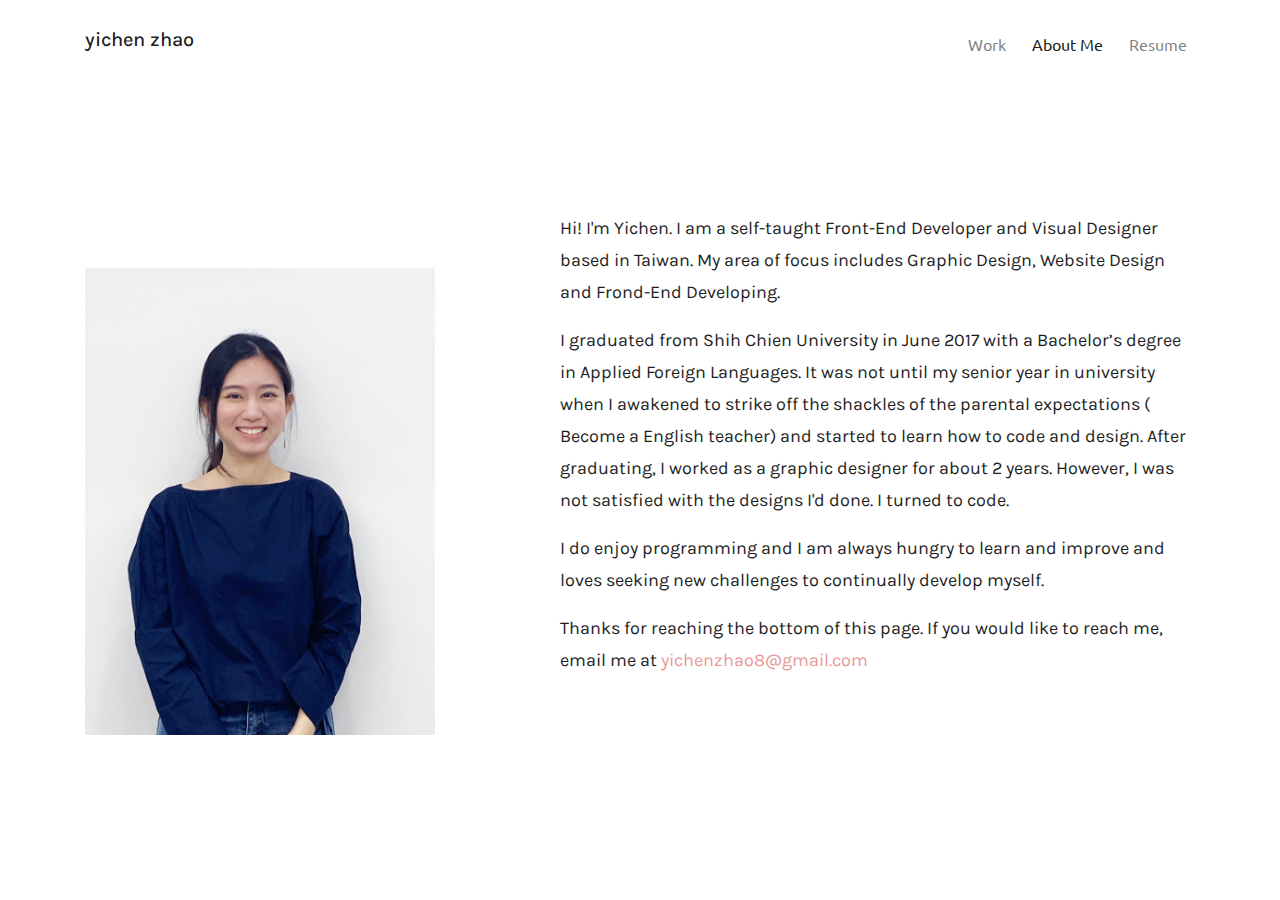
<file: about.html>
<!DOCTYPE html>
<html>

<head>
	<title>Yichen Zhao</title>
	<link rel="shortcut icon" type="image/png" href="images/FAVICON-01.png" />

	<link rel="stylesheet" href="https://stackpath.bootstrapcdn.com/bootstrap/4.3.1/css/bootstrap.min.css"
		integrity="sha384-ggOyR0iXCbMQv3Xipma34MD+dH/1fQ784/j6cY/iJTQUOhcWr7x9JvoRxT2MZw1T" crossorigin="anonymous">
	<link href="https://fonts.googleapis.com/css2?family=Karla&display=swap" rel="stylesheet">

	<link href="https://fonts.googleapis.com/css?family=Lora:400,700,700i&display=swap" rel="stylesheet">
	<link href="https://fonts.googleapis.com/css2?family=Alata&family=Ubuntu:wght@400;500&display=swap" rel="stylesheet">


	<link rel="stylesheet" type="text/css" href="stylesheet.css">
	<link rel="stylesheet" type="text/css" href="project/project.css">


</head>

<body>

	<div class="container navbar-light">
		<nav class="navbar navbar-expand-md" id="mainnav">
			<a class="navbar-brand h1" href="https://yichenzhao8.github.io/">yichen zhao </a>
			<button class="navbar-toggler" type="button" data-toggle="collapse" data-target="#navbarNavAltMarkup"
				aria-controls="navbarNavAltMarkup" aria-expanded="false" aria-label="Toggle navigation">
				<span class="navbar-toggler-icon"></span>
			</button>
			<div class="collapse navbar-collapse" id="navbarNavAltMarkup">
				<ul class="nav navbar-nav ml-auto">
					<li class="nav-item nf"><a class="nav-link" href="https://yichenzhao8.github.io/"> Work </a>
					</li>
					<li class="nav-item active nf"><a class="nav-link" href="about.html"> About Me</a> </li>
					<li class="nav-item nf"><a class="nav-link" href="yichenzhao-cv.pdf"> Resume </a> </li>
				</ul>
			</div>
		</nav>
	</div>
	<div class="container" id="startchange">
		<div class="row">

			<div class="col-lg-4">
				<img src="images/yi.jpg" width="100%" class="por">
			</div>
			<div class="col-lg-1"></div>
			<div class="col-lg-7 introp">
				<p class=" mt-4">


					<!-- <span class="abouttit"> </span>
					<br /> -->
					Hi! I'm Yichen.
					I am a self-taught Front-End Developer and Visual Designer based in Taiwan. My area of focus
					includes Graphic Design, Website Design and Frond-End Developing.

				</p>
				<p>

					I graduated from Shih Chien University in June 2017 with a Bachelor’s degree in Applied Foreign
					Languages. It was not until my senior year in university when I awakened to strike off the shackles
					of the parental expectations ( Become a English teacher) and started to learn how to code and
					design. After graduating, I worked as a graphic designer for about 2 years.
					However, I was not satisfied with the designs I'd done. I turned to code. 

				</p>
				<p>
					I do enjoy programming and I am always hungry to learn and improve and loves seeking new challenges to continually develop
					myself.
				</p>
				<p>
					Thanks for reaching the bottom of this page. If you would like to reach me, email me at
					<span style="color:#e99898;"> yichenzhao8@gmail.com</span>
				</p>
			</div>
		</div>

		<!-- <div class="col-12 col-xl-6 d-flex justify-content-end p-0 mt-0 animated animatedFadeInUp fadeInUp">
				<img src="images/yi.jpg" width="100%">
			</div> -->


	</div>
	<!-- <div class="container navbar-light fixed-top top navbar-default">
		<nav class="navbar navbar-expand-md" id="mainnav">
			<a class="navbar-brand h1" href="https://yichenzhao8.github.io/">yichen zhao</a>
			<button class="navbar-toggler" type="button" data-toggle="collapse" data-target="#navbarNavAltMarkup"
				aria-controls="navbarNavAltMarkup" aria-expanded="false" aria-label="Toggle navigation">
				<span class="navbar-toggler-icon"></span>
			</button>
			<div class="collapse navbar-collapse" id="navbarNavAltMarkup">
				<ul class="nav navbar-nav navbar-nav1-md">
					<li class="nav-item  nf"><a class="nav-link" href="https://yichenzhao8.github.io/"> Work </a> </li>
					<li class="nav-item active nf"><a class="nav-link" href="about.html"> About Me </a> </li>
					<li class="nav-item nf"><a class="nav-link" href="yichenzhao-cv.pdf"> Resume </a> </li>
				</ul>
			</div>
		</nav>
	</div> -->



	<script src="https://code.jquery.com/jquery-3.3.1.slim.min.js"
		integrity="sha384-q8i/X+965DzO0rT7abK41JStQIAqVgRVzpbzo5smXKp4YfRvH+8abtTE1Pi6jizo" crossorigin="anonymous">
	</script>
	<script src="https://cdnjs.cloudflare.com/ajax/libs/popper.js/1.14.7/umd/popper.min.js"
		integrity="sha384-UO2eT0CpHqdSJQ6hJty5KVphtPhzWj9WO1clHTMGa3JDZwrnQq4sF86dIHNDz0W1" crossorigin="anonymous">
	</script>
	<script src="https://stackpath.bootstrapcdn.com/bootstrap/4.3.1/js/bootstrap.min.js"
		integrity="sha384-JjSmVgyd0p3pXB1rRibZUAYoIIy6OrQ6VrjIEaFf/nJGzIxFDsf4x0xIM+B07jRM" crossorigin="anonymous">
	</script>
	<script type="text/javascript" src="script.js"></script>

</body>

</html>
</file>
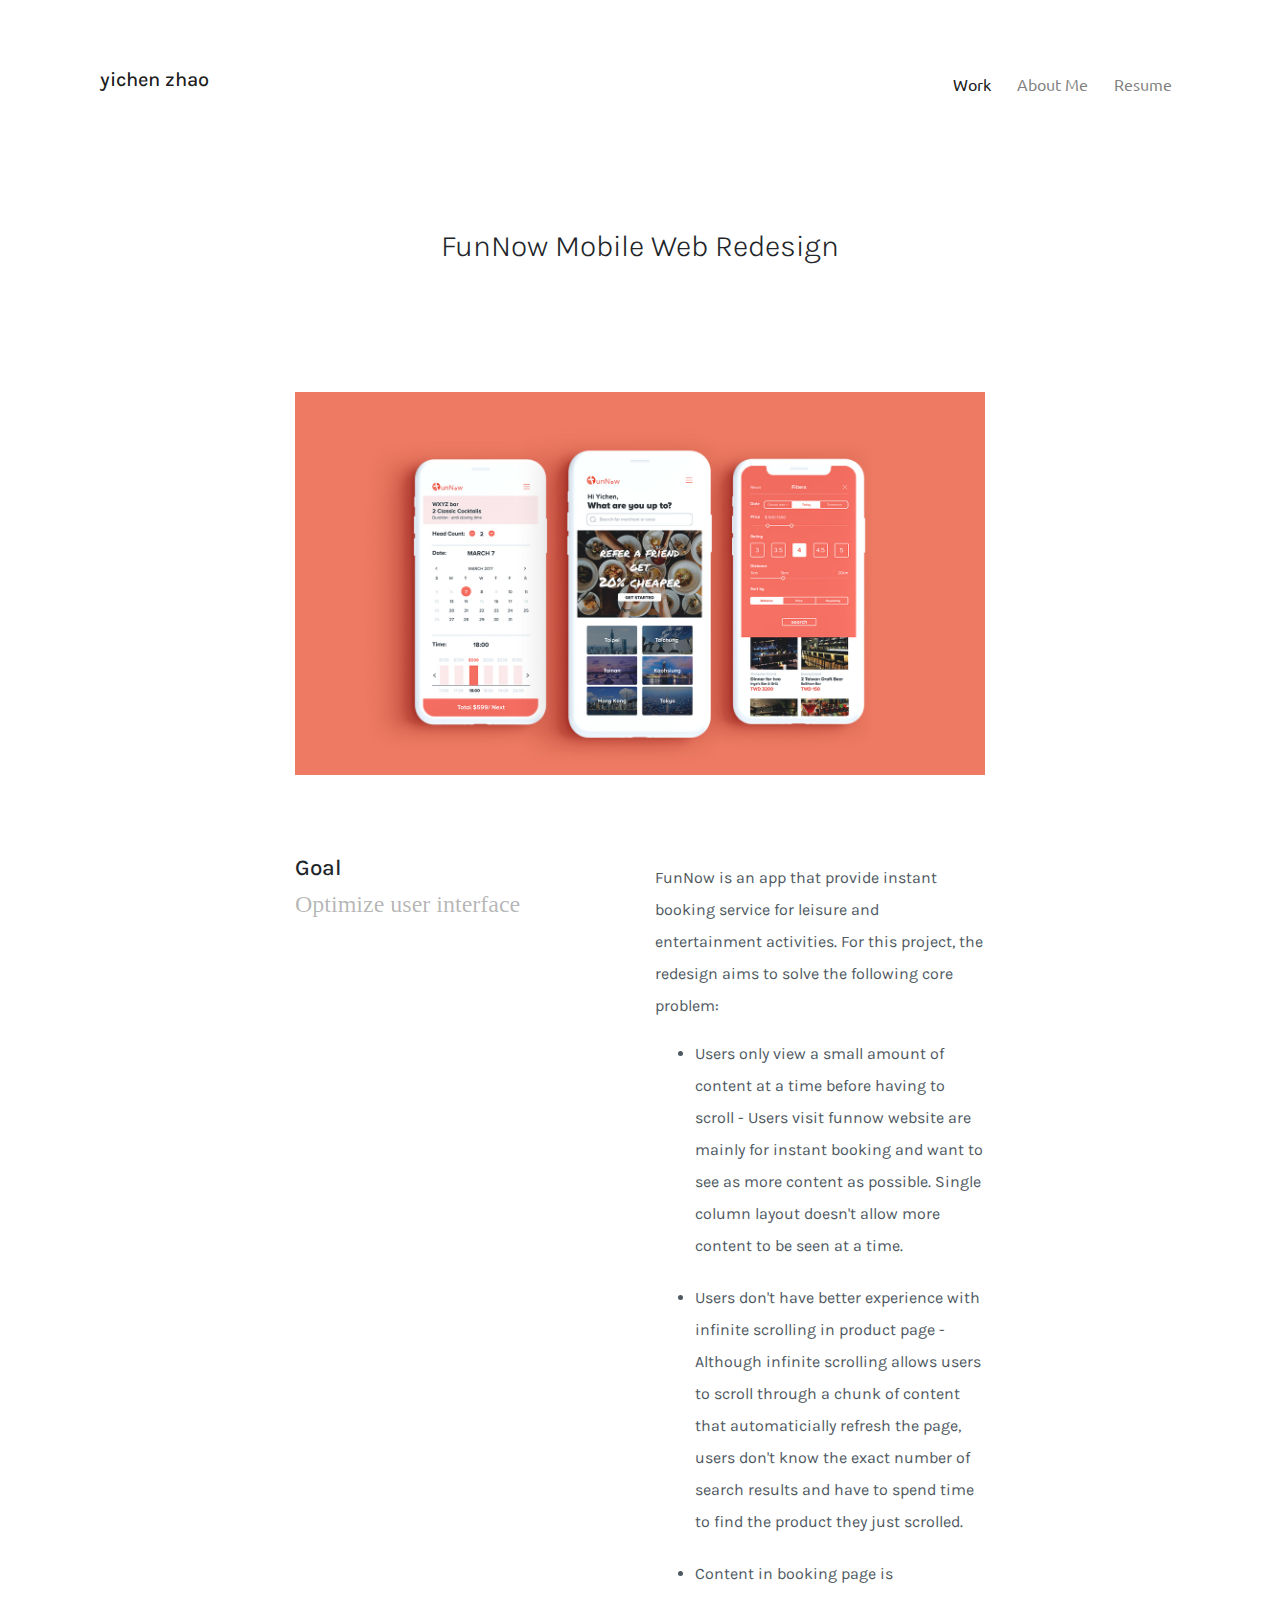
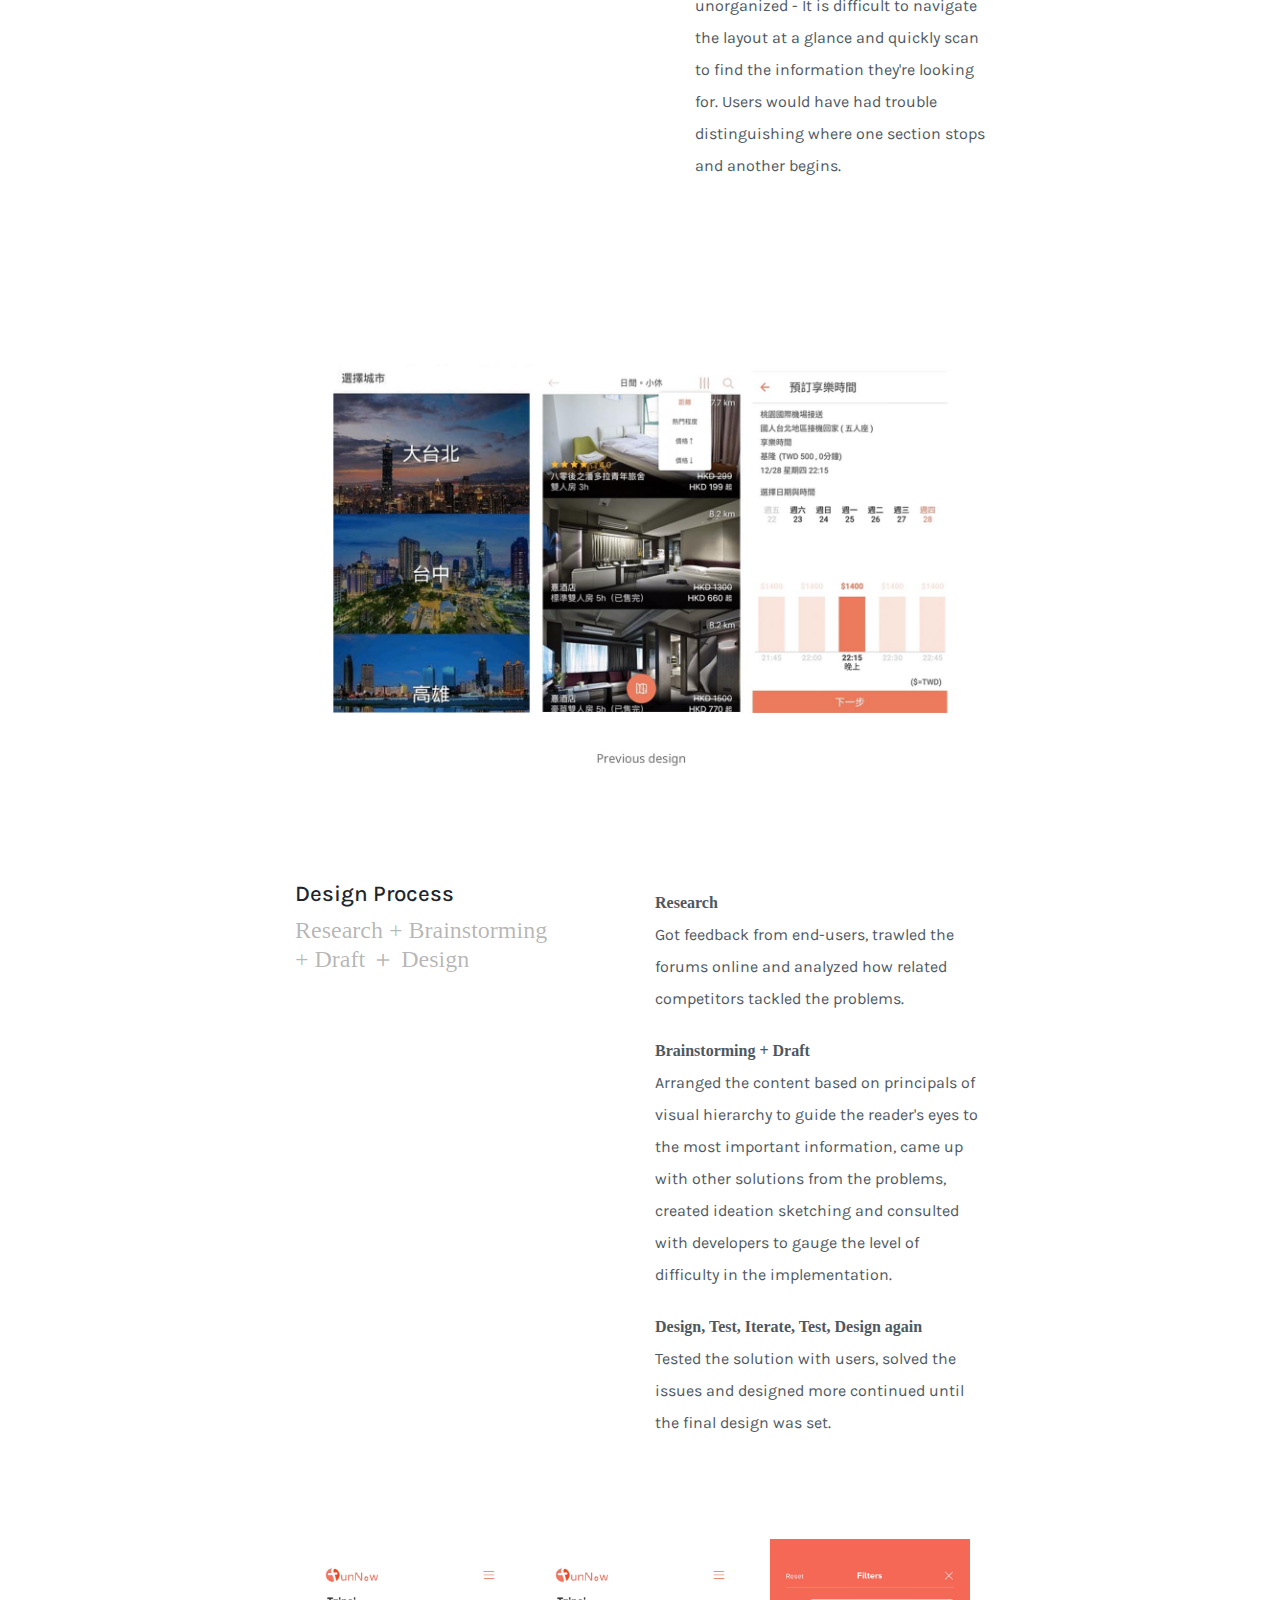
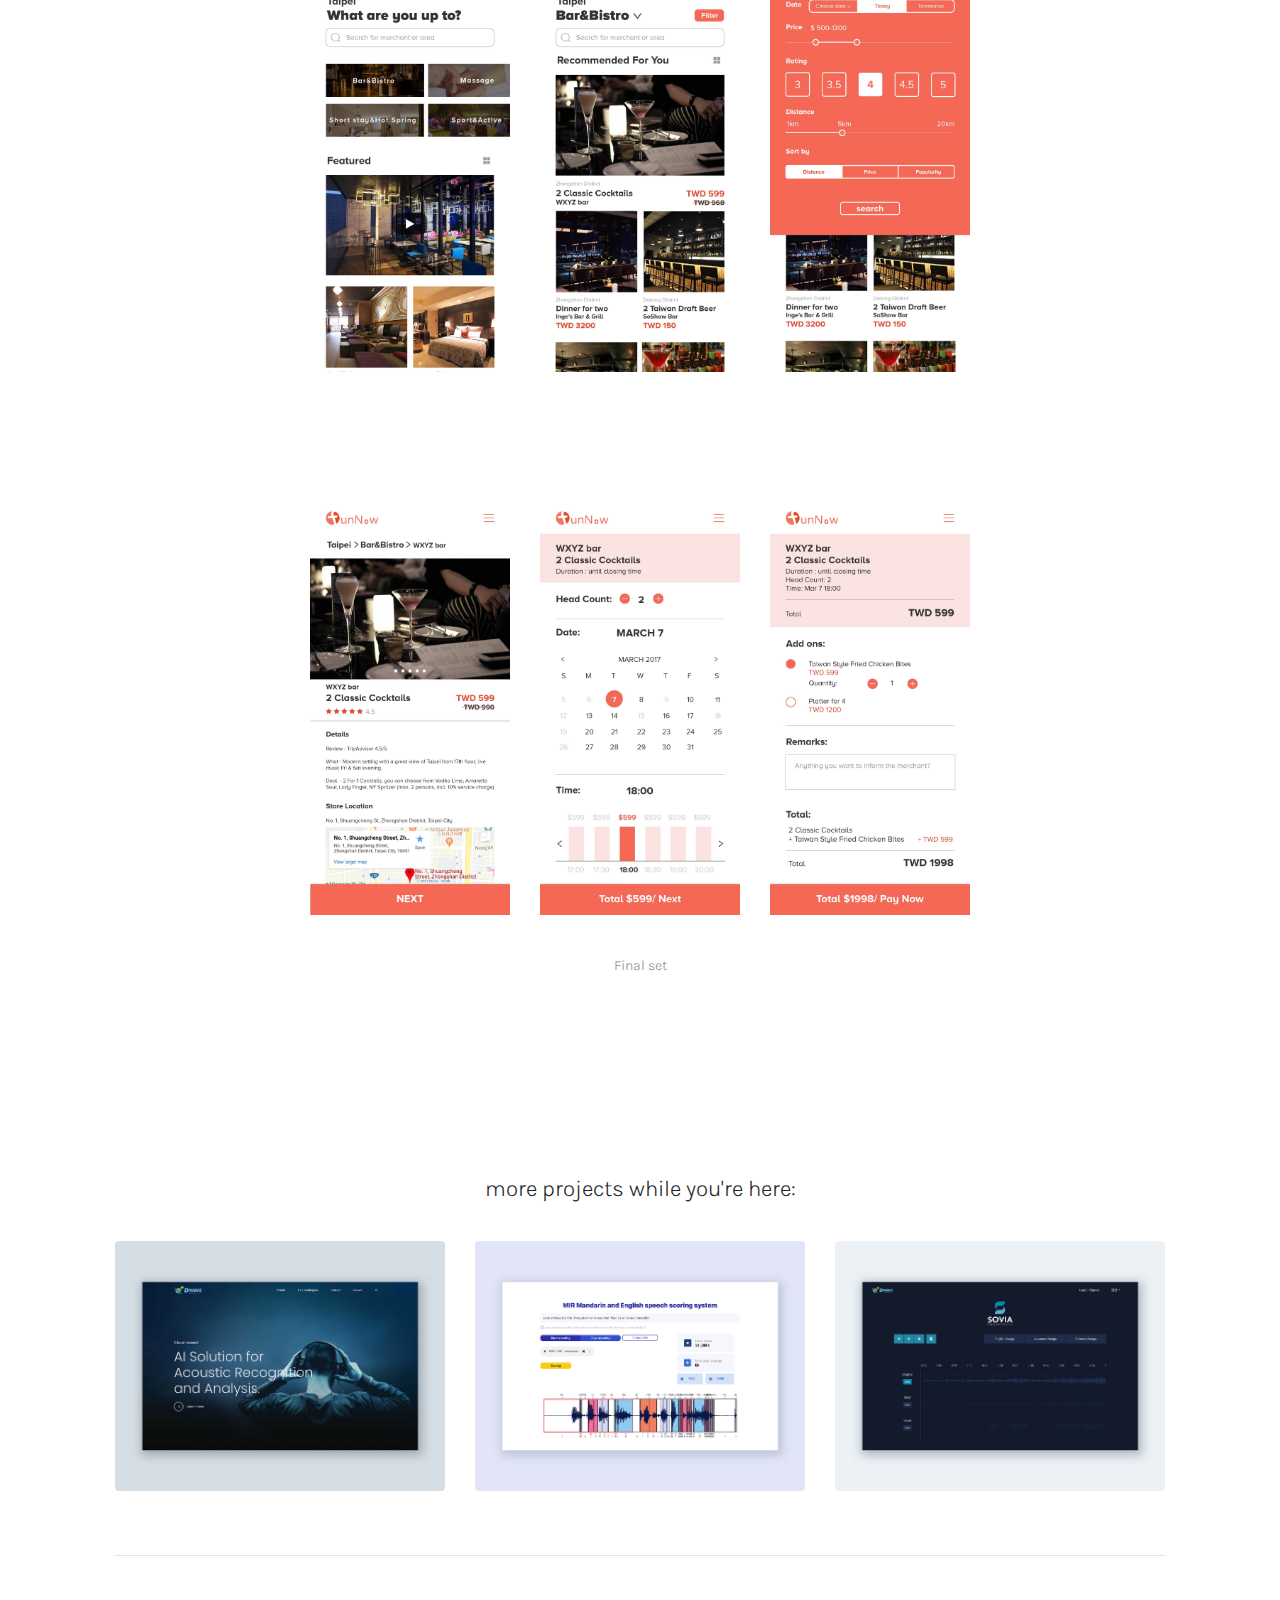
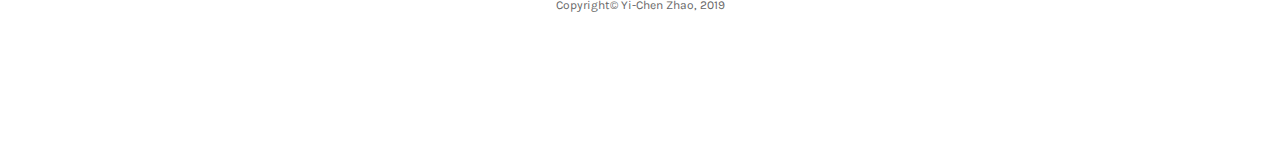
<file: project/funnow.html>
<!DOCTYPE html>
<html>

<head>
	<title>Yichen Zhao</title>
	<link rel="shortcut icon" type="image/jpg" href="../images/FAVICON-01.png" />
	<link rel="stylesheet" href="https://stackpath.bootstrapcdn.com/bootstrap/4.3.1/css/bootstrap.min.css"
		integrity="sha384-ggOyR0iXCbMQv3Xipma34MD+dH/1fQ784/j6cY/iJTQUOhcWr7x9JvoRxT2MZw1T" crossorigin="anonymous">
	<link href="https://fonts.googleapis.com/css2?family=Karla&display=swap" rel="stylesheet">

	<link href="https://fonts.googleapis.com/css?family=Lora:400,700,700i&display=swap" rel="stylesheet">
	<script src="https://code.jquery.com/jquery-3.3.1.slim.min.js"
		integrity="sha384-q8i/X+965DzO0rT7abK41JStQIAqVgRVzpbzo5smXKp4YfRvH+8abtTE1Pi6jizo" crossorigin="anonymous">
	</script>
	<script src="https://cdnjs.cloudflare.com/ajax/libs/popper.js/1.14.7/umd/popper.min.js"
		integrity="sha384-UO2eT0CpHqdSJQ6hJty5KVphtPhzWj9WO1clHTMGa3JDZwrnQq4sF86dIHNDz0W1" crossorigin="anonymous">
	</script>
	<script src="https://stackpath.bootstrapcdn.com/bootstrap/4.3.1/js/bootstrap.min.js"
		integrity="sha384-JjSmVgyd0p3pXB1rRibZUAYoIIy6OrQ6VrjIEaFf/nJGzIxFDsf4x0xIM+B07jRM" crossorigin="anonymous">
	</script>
	<link href="https://fonts.googleapis.com/css2?family=Alata&family=Ubuntu&display=swap" rel="stylesheet">

	<link rel="stylesheet" type="text/css" href="project.css">
	<link rel="stylesheet" type="text/css" href="../stylesheet.css">

</head>

<body id="canvas">

	<div class="navbar-light">
		<nav class="navbar navbar-expand-md" id="mainnav">
			<a class="navbar-brand h1" href="https://yichenzhao8.github.io/">yichen zhao </a>
			<button class="navbar-toggler" type="button" data-toggle="collapse" data-target="#navbarNavAltMarkup"
				aria-controls="navbarNavAltMarkup" aria-expanded="false" aria-label="Toggle navigation">
				<span class="navbar-toggler-icon"></span>
			</button>
			<div class="collapse navbar-collapse" id="navbarNavAltMarkup">
				<ul class="nav navbar-nav ml-auto">
					<li class="nav-item active nf"><a class="nav-link" href="https://yichenzhao8.github.io/"> Work </a>
					</li>
					<li class="nav-item nf"><a class="nav-link" href="../about.html"> About Me</a> </li>
					<li class="nav-item nf"><a class="nav-link" href="../yichenzhao-cv.pdf"> Resume </a> </li>
				</ul>
			</div>
		</nav>
	</div>


	<div class="container-fluid">
		<div class="row title">
			<h2>FunNow Mobile Web Redesign</h2>
		</div>


		<div class="row mt-5">
			<div class="col-lg-2"></div>
			<div class="col-lg-8">
				<img src="../images/funnowclay-out.jpg" style="width: 100%">
			</div>
		</div>
		<div class="gap"> 
			<div class="row">
				<div class="col-2"></div>
				<div class="col-8">
					<div class="row">
						<div class="col-lg-5">
							<h5>Goal</h5h5>
								<h4>Optimize user interface</h4>
						</div>
						<div class="col-lg-1"></div>
						<div class="col-lg-6 text">
							<p>FunNow is an app that provide instant booking service for leisure and entertainment
								activities. For this project, the redesign aims to solve the following core problem:</p>
							<ul class="funnowli">
								<li> Users only view a small amount of content at a time before
									having to scroll - Users visit funnow website are mainly for instant booking and
									want to see as more content as possible. Single column layout doesn't allow more content
									to
									be seen at a time.
								</li>
								<li>Users don't have better experience with infinite scrolling
									in product page - Although infinite scrolling allows users to scroll through a
									chunk of content that automaticially refresh the page, users don't know the exact number
									of
									search results and have to spend time to find the product they just scrolled.
									<!-- In product page, everything is within the list of result, user would not scan the flow of information.  -->

								</li>
								<li>Content in booking page is unorganized - It is
									difficult to navigate the layout at a glance and quickly scan to find the information
									they're looking for. Users would have had trouble distinguishing where one section stops
									and
									another begins.
								</li>
							</ul>
						</div>
					</div>
				</div>
			</div>
			<div class="row">
				<div class="col-lg-2"></div>
				<img class="col-lg-8" src="../images/original.jpg" style="width:100%">
			</div>

			<div class="row">
				<div class="col-2"></div>
				<div class="col-8">
					<div class="row">
						<div class="col-lg-5">
							<h5>Design Process</h5h5>
								<h4>Research + Brainstorming + Draft ＋ Design</h4>
						</div>
						<div class="col-lg-1"></div>
						<div class="col-lg-6 text sub_gap">
							<span class="subtitle">Research</span>
							<p>Got feedback from end-users, trawled
								the forums online and analyzed how related competitors tackled the problems. </p>
							<span class="subtitle">Brainstorming + Draft</span>
							<p>Arranged the content based
								on principals of visual hierarchy to guide the reader's eyes to the most important
								information, came up with other solutions from the problems, created ideation sketching and
								consulted with developers to gauge the level of difficulty in the implementation.</p>
							<span class="subtitle">Design, Test, Iterate, Test, Design again </span>
							<p>Tested
								the solution with users, solved the issues and designed more continued until the final
								design was set. </p>

						</div>
					</div>
				</div>
			</div>
		</div>

		<!-- 		<div class="row  mt-5">
			<img class="col-lg-12" src="../images/sketch-03.jpg" style="width:100%">
		</div> -->

	</div>

	<div class="container">

		<div class="row">
			<div class="col-lg-2"></div>
			<div class="col-lg-8 d-flex justify-content-between">
				<img class=" col-6 col-lg-4 finalpic" src="../images/funnow 2-07.jpg">
				<img class=" col-6 col-lg-4 finalpic" src="../images/funnow 2-08.jpg">
				<img class=" d-none d-lg-block col-6 col-lg-4 finalpic" src="../images/funnow 2-09.jpg">
			</div>
			<div class="col-lg-2"></div>
		</div>
		<div class="row">
			<div class="col-lg-2"></div>
			<div class="col-lg-8 d-flex justify-content-between">
				<img class="d-none d-lg-block col-lg-4 finalpic" src="../images/funnow 2-10.jpg">
				<img class="col-6 col-lg-4 finalpic" src="../images/funnow 2-11.jpg">
				<img class="col-6 col-lg-4 finalpic" src="../images/funnow 2-12.jpg">
			</div>
			<div class="col-lg-2"></div>
		</div>
		<p class="description">Final set</p>
	</div>
	</div>
	<footer style="margin-top: 200px; ">
		<div class="container mt-5">
			<div class="row">
				<h5 class="col-lg-12 d-flex justify-content-center" style="	font-weight: 300;">more projects while
					you're here:</h5>
			</div>
			<div class="row">
				<div class="col-lg-4 ">
					<a class=" " href="../project/dwave.html">
						<div class="moreworkdetail " style="background-image: url(../images/dwave.jpg);"></div>
					</a>
				</div>
				<div class="col-lg-4 ">
					<a class=" " href="speech_scoring.html">
						<div class="moreworkdetail " style="background-image: url(../images/mir.jpg);"></div>
					</a>
				</div>
				<div class="col-lg-4 ">
					<a class=" " href="svs.html">
						<div class=" moreworkdetail" style="background-image: url(../images/svs.jpg);"></div>
					</a>
				</div>
			</div>
		</div>

		<div class="container mt-5">
			<div class="row">
				<div class="col-lg-12 text-center">
					<hr>
					<div class="" style="margin: 40px 0px 90px 0px;color: #666666;font-size: 12PX;">Copyright© Yi-Chen
						Zhao, 2019</div>
				</div>
			</div>
		</div>
	</footer>
	</div>

</body>

</html>
</file>
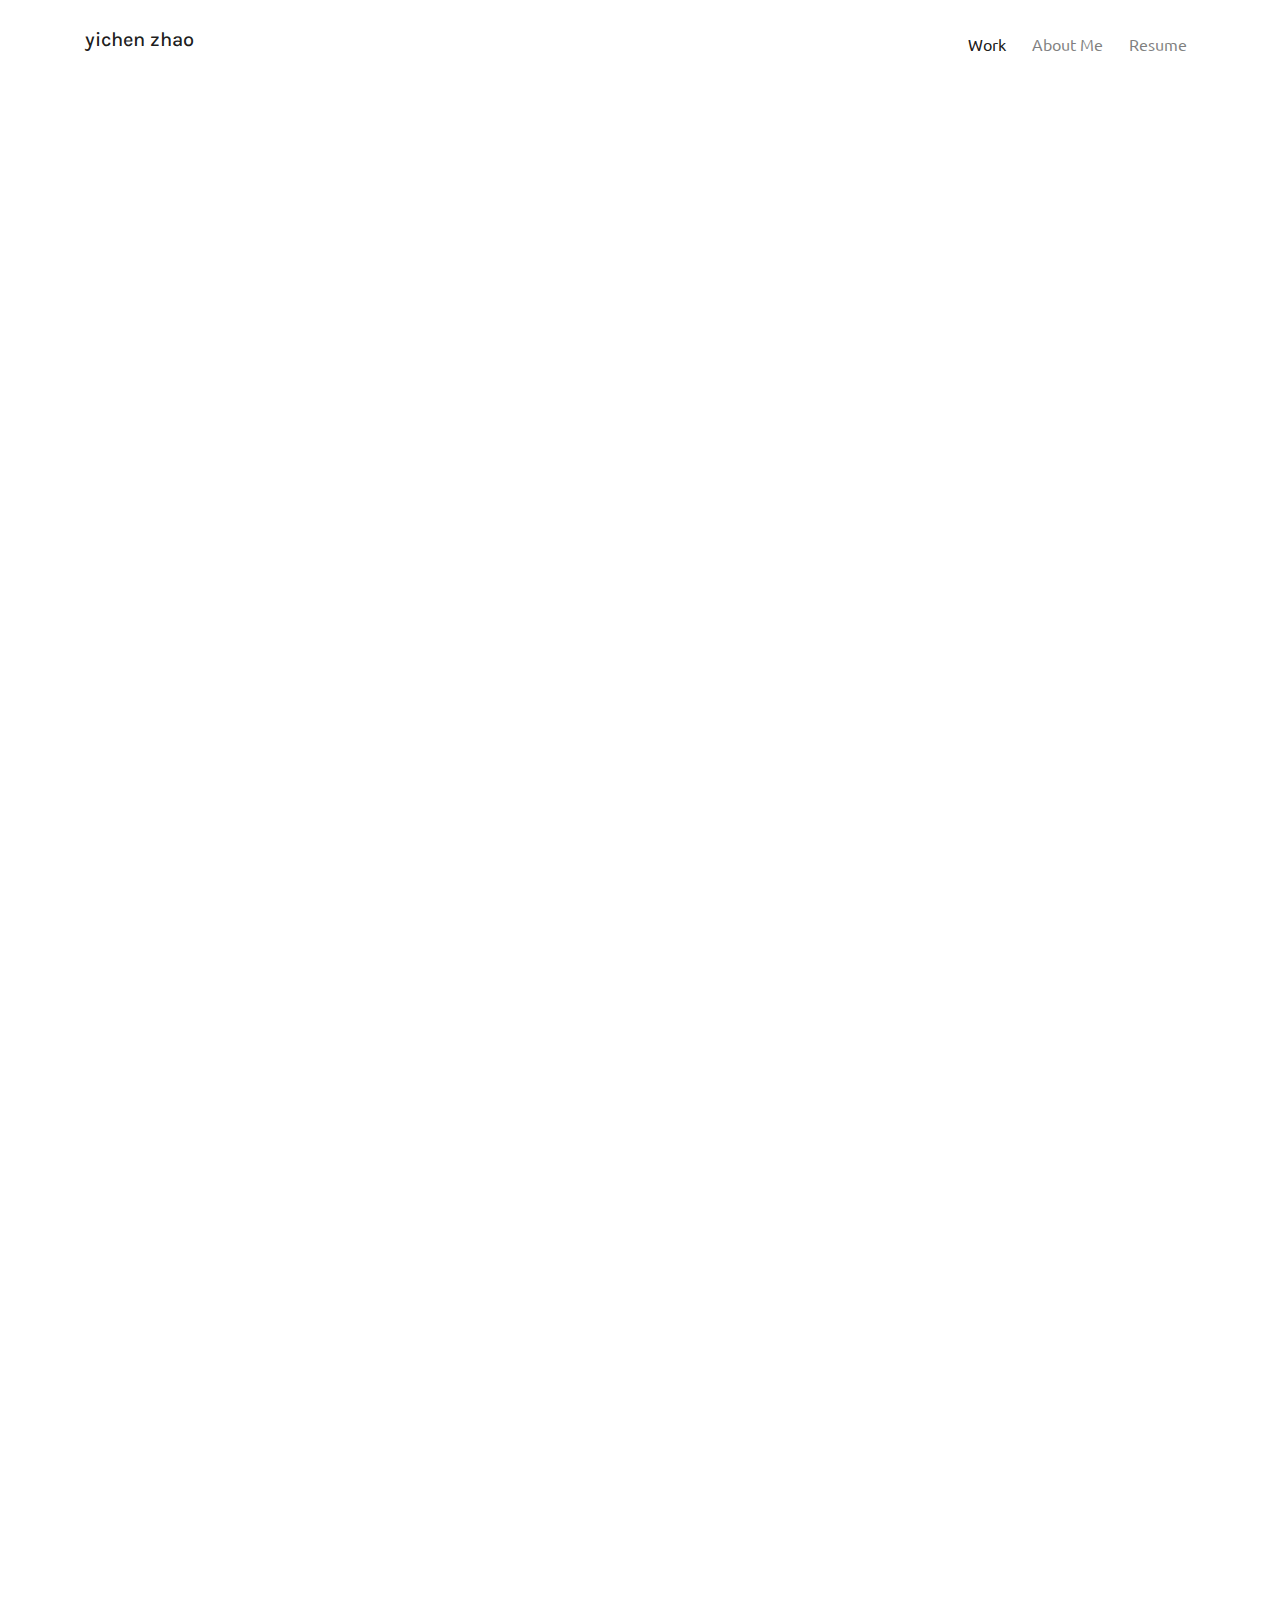
<file: project/littleaso.html>
<!DOCTYPE html>
<html>

<head>
	<title>Yichen Zhao</title>
	<link rel="shortcut icon" type="image/png" href="../images/FAVICON-01.png" />
	<link rel="stylesheet" href="https://stackpath.bootstrapcdn.com/bootstrap/4.3.1/css/bootstrap.min.css"
		integrity="sha384-ggOyR0iXCbMQv3Xipma34MD+dH/1fQ784/j6cY/iJTQUOhcWr7x9JvoRxT2MZw1T" crossorigin="anonymous">
	<link href="https://fonts.googleapis.com/css2?family=Karla&display=swap" rel="stylesheet">

	<link href="https://fonts.googleapis.com/css?family=Lora:400,700,700i&display=swap" rel="stylesheet">
	<script src="https://code.jquery.com/jquery-3.3.1.slim.min.js"
		integrity="sha384-q8i/X+965DzO0rT7abK41JStQIAqVgRVzpbzo5smXKp4YfRvH+8abtTE1Pi6jizo" crossorigin="anonymous">
	</script>
	<script src="https://cdnjs.cloudflare.com/ajax/libs/popper.js/1.14.7/umd/popper.min.js"
		integrity="sha384-UO2eT0CpHqdSJQ6hJty5KVphtPhzWj9WO1clHTMGa3JDZwrnQq4sF86dIHNDz0W1" crossorigin="anonymous">
	</script>
	<script src="https://stackpath.bootstrapcdn.com/bootstrap/4.3.1/js/bootstrap.min.js"
		integrity="sha384-JjSmVgyd0p3pXB1rRibZUAYoIIy6OrQ6VrjIEaFf/nJGzIxFDsf4x0xIM+B07jRM" crossorigin="anonymous">
	</script>
	<link href="https://fonts.googleapis.com/css2?family=Alata&family=Ubuntu&display=swap" rel="stylesheet">

	<link rel="stylesheet" type="text/css" href="project.css">
	<link rel="stylesheet" type="text/css" href="../stylesheet.css">
	<link rel="stylesheet" type="text/css" href="w3school.css">

</head>

<body>

	<div class="container navbar-light">
		<nav class="navbar navbar-expand-md" id="mainnav">
			<a class="navbar-brand h1" href="https://yichenzhao8.github.io/">yichen zhao </a>
			<button class="navbar-toggler" type="button" data-toggle="collapse" data-target="#navbarNavAltMarkup"
				aria-controls="navbarNavAltMarkup" aria-expanded="false" aria-label="Toggle navigation">
				<span class="navbar-toggler-icon"></span>
			</button>
			<div class="collapse navbar-collapse" id="navbarNavAltMarkup">
				<ul class="nav navbar-nav ml-auto">
					<li class="nav-item active nf"><a class="nav-link" href="https://yichenzhao8.github.io/"> Work </a>
					</li>
					<li class="nav-item nf"><a class="nav-link" href="../about.html">About Me</a> </li>
					<li class="nav-item nf"><a class="nav-link" href="../yichenzhao-cv.pdf"> Resume </a> </li>
				</ul>
			</div>
		</nav>
	</div>
	<div class="animated animatedFadeInUp fadeInUp">

		<div class="container">
			<div class="row title">
				 
				<h2>Brand Mascot Redesign</h2>
			</div> 
			<div class="row align-items-center justify-content-between mt-5">
				<img class="col-lg-12 px-0" src="../images/asolit.png">
			</div>
			
		</div>
		<div class="container">

			<div class="row mt-5">
				<div class="col-lg-2"></div>
				<div class="col-lg-8">
					<h5>Design Challenge</h5>
					</br>
					<div class=" text">
						<p><span style="font-weight: bold; ">Little ASO (阿瘦仔)</span> was modeled after <span
								style="font-weight: bold; ">SHUI-MU International Co., Ltd.(阿瘦皮鞋)</span>'s founder. </p>
						<p> Though the company has made shoes and sold shoes for over 65 years in Taiwan, over the
							years,
							little ASO were not being used in advertising.
							With the marketing world dominated by digital media, we considered it a great time to
							breathe
							new life to the company and build an emotional connection with the audience to strengthen
							brand
							identity. </p>
						<p> However, there were problems that made the previous design not suitable for social media
							engagement and needed to be redesign:</br>
							1) In the previous design, it has enormous head in relation to the size of the body. The
							head
							size was too big that audiences usually focus on the head which was not important. </br>
							2) The original design had a unhealthy looking dull skin and dark color clothes, which
							violate
							the original intent behind the company. The purpose of the SHUI-MU International Co., Ltd.
							Fund
							is to provide right shoes for customers and keep customer's feet healthy.
						</p>
					</div>
				</div>
				<div class="row mt-5">
					<div class="col-lg-2"></div>
					<div class=" w3-content w3-display-container">
						<img class="mySlides" src="../images/process-01.jpg" style="width:100%">
						<img class="mySlides" src="../images/process-02.jpg" style="width:100%">
						<button class="w3-button w3-white w3-border w3-display-left"
							onclick="plusDivs(-1)">&#10094;</button>
						<button class="w3-button w3-white w3-border w3-display-right"
							onclick="plusDivs(1)">&#10095;</button>
					</div>
					<div class="col-lg-2"></div>
				</div>
			</div>

			<div class="container">
				<div class="row  mt-5 ">
					<div class="col-lg-2"></div>
					<div class="col-lg-8">
						<h5>Activity Brochure</h5>
						</br>
						<div class="text">
							<p> Mini manager is a one day camp for kids 4-12 years old.
								It aims to impart to kid participants the importance of foot care knowledge and spirit
								of
								service through various fun learning activities as well as building strong family
								relationship.
							</p>
							<p>
								In this project, the brochure was a challenge guide map designed for kids in the
								activity.
							</p>
						</div>
					</div>
					<div class="row">
						<div class=" col-12">
							<img src="../images/character-01.jpg" style="width:100%">
						</div>
					</div>
					<div class="row">
						<div class="col-lg-2"></div>
						<div class="col-lg-8">
							<img src="../images/Free-Tri-Fold.jpg" style="width:100%">
						</div>
					</div>
					<div class="row mt-4">
						<div class="col-lg-2"></div>
						<div class="col-lg-4">
							<img class="aso" src="../images/Standing-Trifold.jpg" style="width:100%">
						</div>
						<div class="col-lg-4">
							<img class="aso" src="../images/flat.jpg" style="width:100%">
						</div>
						<!-- <div class="col-lg-2"></div> -->

					</div>

				</div>



				<div class="container">
					<div class="row mt-5">
						<div class="col-lg-2"></div>
						<div class="col-lg-8">
							<h5>Marketing Graphics</h5>
							<div class="text">
								<p> Little ASO for social media engagement was a great marketing tool that allow the
									company to
									communicate and engage with customers. Therefore, the mascot was highly used in foot
									care
									knowledge sharing, festival and advertising in social media to help connect with
									audience
									and
									entice in new customers.
								</p>
							</div>
						</div>
						<div class="row mt-5">
							<div class="col-lg-2"></div>
							<div class="col-lg-8">
								<img src="../images/bigger.jpg" style="width:100%">
							</div>
							<!-- <div class="col-lg-2"></div> -->

						</div>
						<div class="row">
							<div class="col-lg-2"></div>
							<div class="col-lg-8">
								<img src="../images/Macbook.png" style="width:100%">
							</div>
							<div class="col-lg-2"></div>

						</div>


					</div>
				</div>
				<footer style="margin-top: 200px;">
					<div class="container mt-5">
						<div class="row">
							<h5 class="col-lg-12 d-flex justify-content-center" style="font-weight: 300;">more projects
								while
								you're here:</h5>
						</div>
						<div class="row">
							<div class="col-lg-4 ">
								<a class="" href="funnow.html">
									<div class="moreworkdetail "
										style="background-image: url(../images/funnowclay-out.jpg);">
									</div>
								</a>
							</div>
							<div class="col-lg-4 ">
								<a class=" " href="minisite.html">
									<div class="moreworkdetail " style="background-image: url(../images/Maciaso.jpg);">
									</div>
								</a>
							</div>
							<div class="col-lg-4 ">
								<a class=" " href="svs.html">
									<div class=" moreworkdetail" style="background-image: url(../images/svs.jpg);"></div>
								</a>
							</div>
						</div>
					</div>

					<div class="container mt-5">
						<div class="row">
							<div class="col-lg-12 text-center">
								<hr>
								<div class="" style="margin: 40px 0px 90px 0px;color: #666666;font-size: 12PX;">
									Copyright©
									Yi-Chen
									Zhao, 2019</div>
							</div>
						</div>
					</div>
				</footer>
			</div>

			<!-- <script type="text/javascript" src="project.js"></script> -->
</body>

</html>
</file>
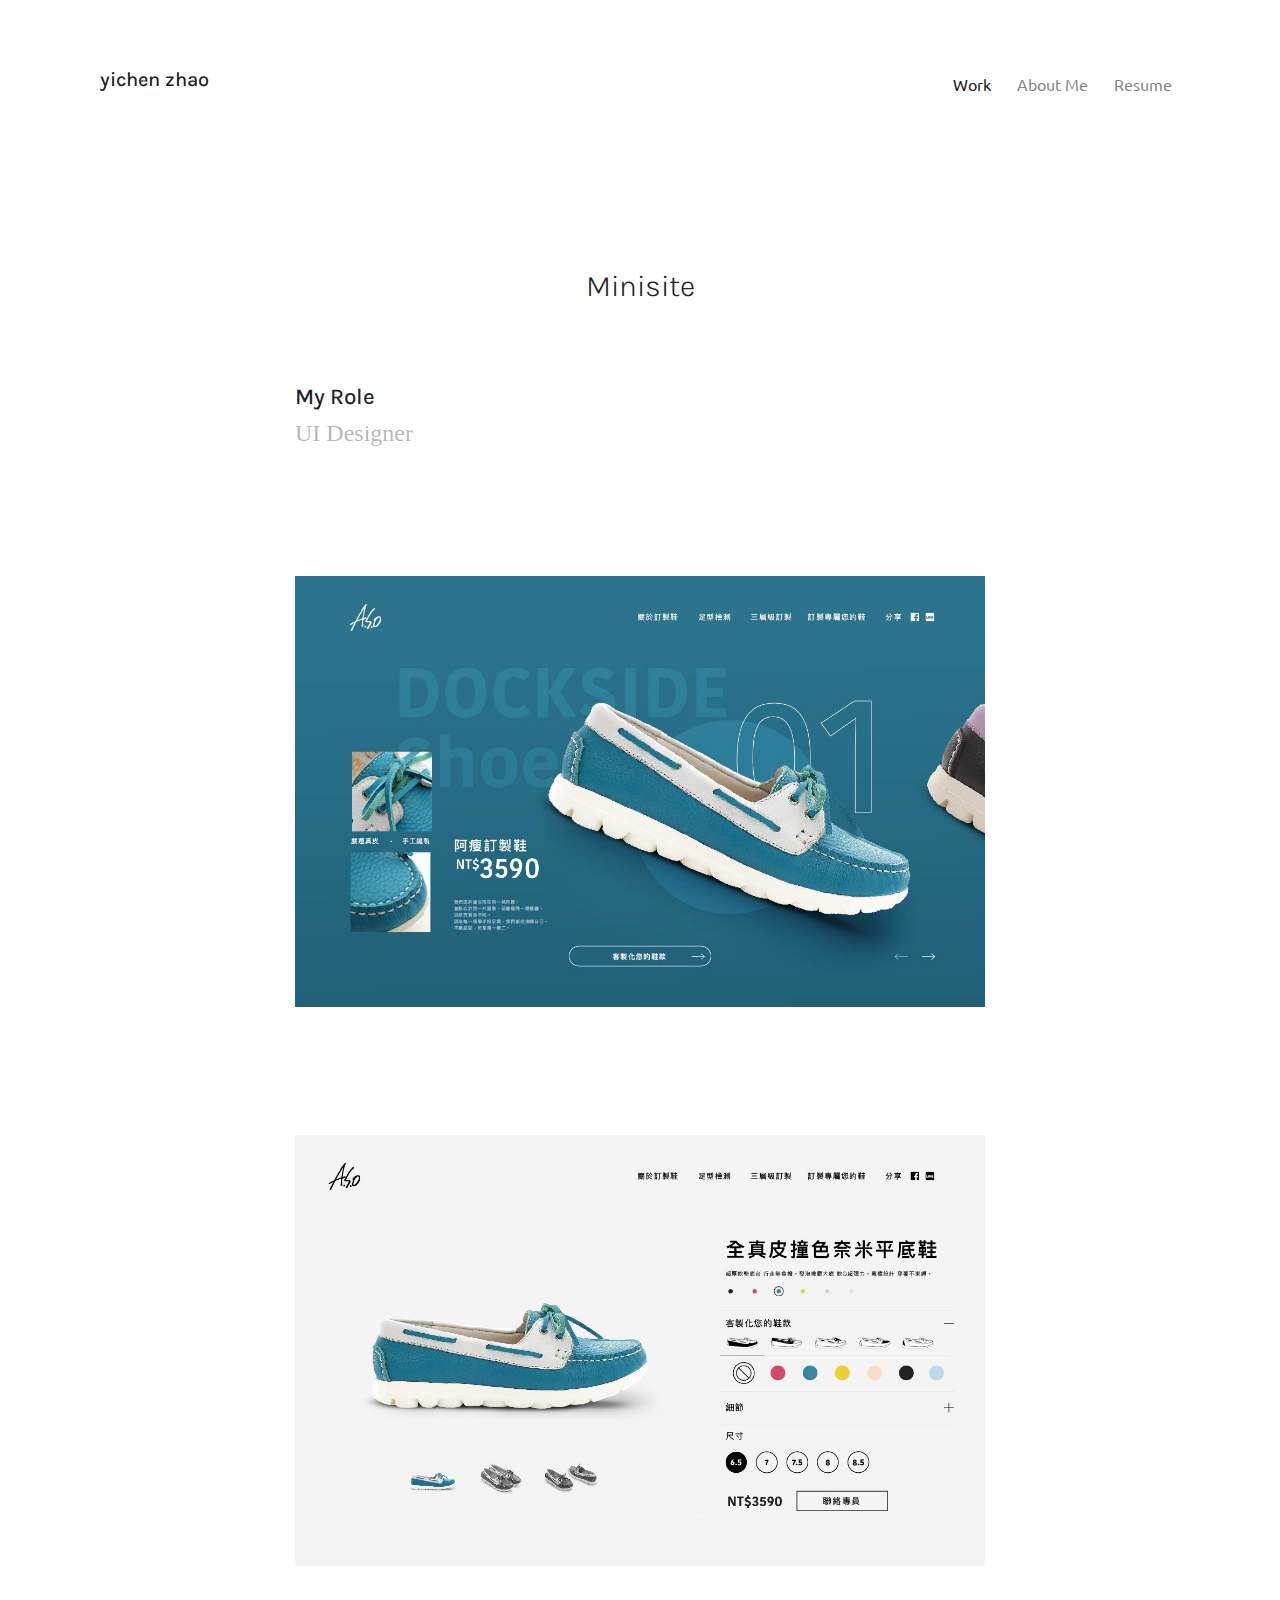
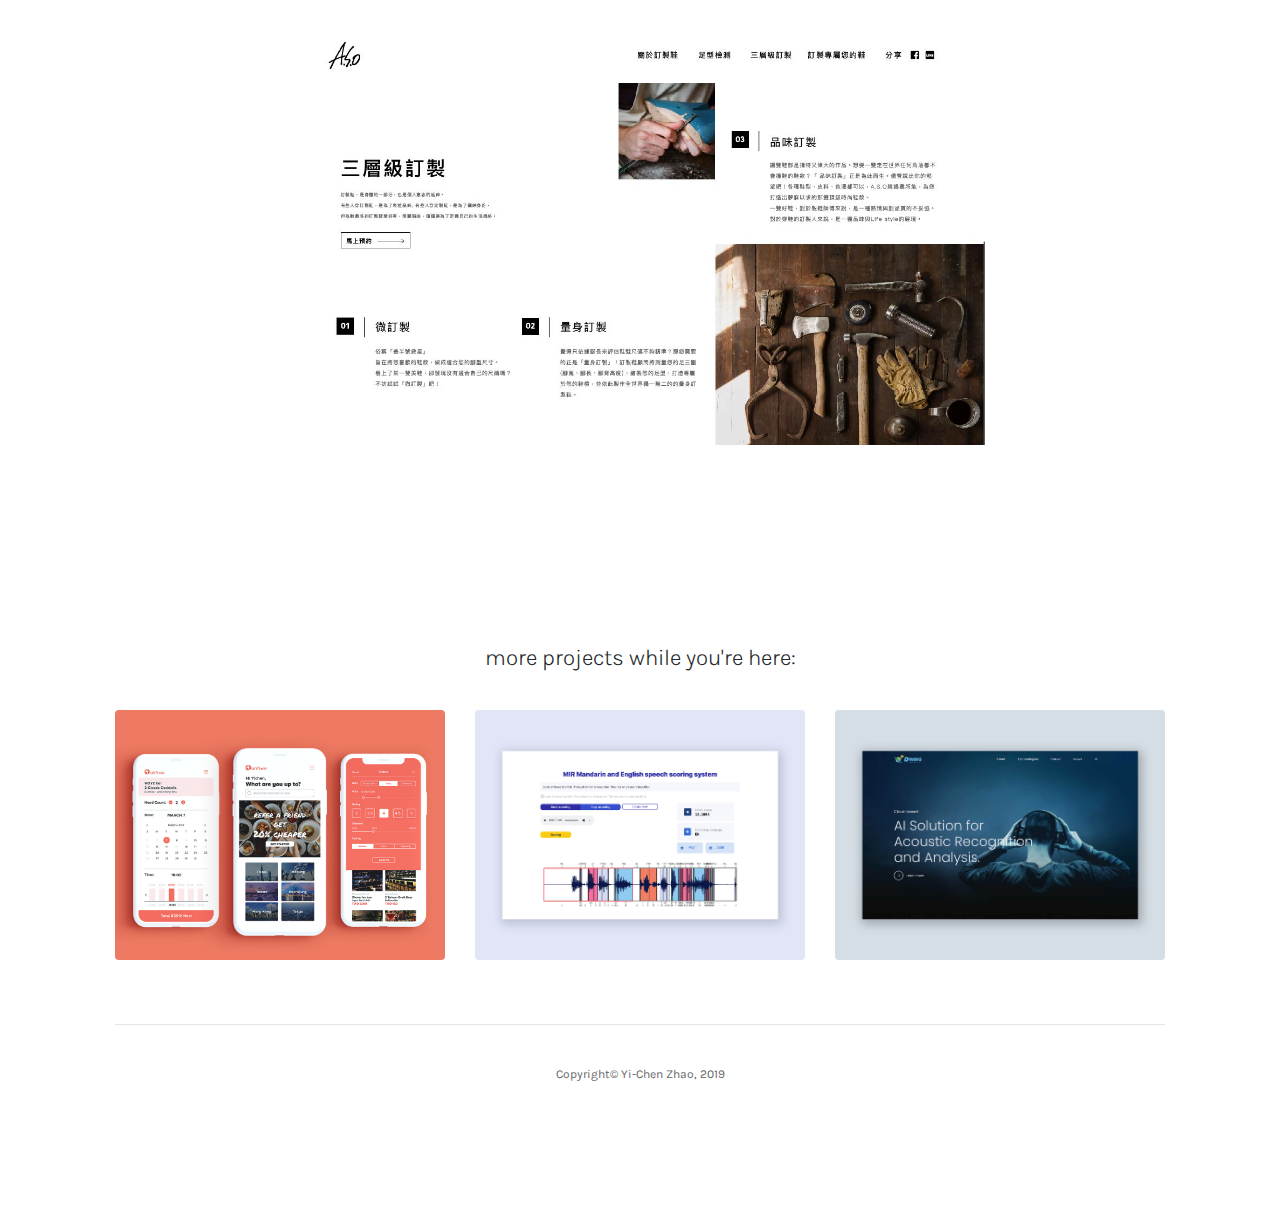
<file: project/minisite.html>
<!DOCTYPE html>
<html>

<head>
	<title>Yichen Zhao</title>
	<link rel="shortcut icon" type="image/jpg" href="../images/FAVICON-01.png" />
	<link rel="stylesheet" href="https://stackpath.bootstrapcdn.com/bootstrap/4.3.1/css/bootstrap.min.css"
		integrity="sha384-ggOyR0iXCbMQv3Xipma34MD+dH/1fQ784/j6cY/iJTQUOhcWr7x9JvoRxT2MZw1T" crossorigin="anonymous">
	<link href="https://fonts.googleapis.com/css2?family=Karla&display=swap" rel="stylesheet">

	<link href="https://fonts.googleapis.com/css?family=Lora:400,700,700i&display=swap" rel="stylesheet">
	<script src="https://code.jquery.com/jquery-3.3.1.slim.min.js"
		integrity="sha384-q8i/X+965DzO0rT7abK41JStQIAqVgRVzpbzo5smXKp4YfRvH+8abtTE1Pi6jizo" crossorigin="anonymous">
	</script>
	<script src="https://cdnjs.cloudflare.com/ajax/libs/popper.js/1.14.7/umd/popper.min.js"
		integrity="sha384-UO2eT0CpHqdSJQ6hJty5KVphtPhzWj9WO1clHTMGa3JDZwrnQq4sF86dIHNDz0W1" crossorigin="anonymous">
	</script>
	<script src="https://stackpath.bootstrapcdn.com/bootstrap/4.3.1/js/bootstrap.min.js"
		integrity="sha384-JjSmVgyd0p3pXB1rRibZUAYoIIy6OrQ6VrjIEaFf/nJGzIxFDsf4x0xIM+B07jRM" crossorigin="anonymous">
	</script>
	<link href="https://fonts.googleapis.com/css2?family=Alata&family=Ubuntu&display=swap" rel="stylesheet">

	<link rel="stylesheet" type="text/css" href="project.css">
	<link rel="stylesheet" type="text/css" href="../stylesheet.css">
	<link rel="stylesheet" type="text/css" href="w3school.css">
	<link rel="stylesheet" type="text/css" href="../css/all.min.css">

</head>

<body id="canvas">

	<div class="navbar-light">
		<nav class="navbar navbar-expand-md" id="mainnav">
			<a class="navbar-brand h1" href="https://yichenzhao8.github.io/">yichen zhao </a>
			<button class="navbar-toggler" type="button" data-toggle="collapse" data-target="#navbarNavAltMarkup"
				aria-controls="navbarNavAltMarkup" aria-expanded="false" aria-label="Toggle navigation">
				<span class="navbar-toggler-icon"></span>
			</button>
			<div class="collapse navbar-collapse" id="navbarNavAltMarkup">
				<ul class="nav navbar-nav ml-auto">
					<li class="nav-item active nf"><a class="nav-link" href="https://yichenzhao8.github.io/"> Work </a>
					</li>
					<li class="nav-item  nf"><a class="nav-link" href="../about.html"> About Me </a> </li>
					<li class="nav-item nf"><a class="nav-link" href="../yichenzhao-cv.pdf"> Resume </a> </li>
				</ul>
			</div>
		</nav>
	</div>

 
	<div class="container-fluid gap">
		<div class="row title">
			<h2>Minisite</h2>
		</div>

		<div class="row gap">
			<div class="col-2"></div>
			<div class="col-8">
				<div class="row">
					<div class="col-lg-5">
						<h5>My Role</h5>
						<h4>UI Designer</h4>
					</div>
					<div class="col-lg-1"></div>
					<div class="col-lg-6 text">
						<p>
						
						</p>
					</div>
				</div>
			</div>
		</div>

		<div class="row">
			<div class="col-lg-2"></div>
			<div class="col-lg-8 ">
				<img src="../images/aso web-01.jpg" style="width:100%">
			</div>
			<div class="col-lg-2"></div>
		</div>
		<div class="row mt-5">
			<div class="col-lg-2"></div>
			<div class="col-lg-8">
				<img src="../images/aso web-02.jpg" style="width: 100%">
				<img src="../images/aso web-04.jpg" style="width: 100%" class="mt-5">

			</div>
			<div class="col-lg-2"></div>
		</div>
	</div>
  
	<footer style="margin-top: 200px;">
		<div class="container mt-5">
			<div class="row">
				<h5 class="col-lg-12 d-flex justify-content-center" style="font-weight: 300;">more projects while
					you're here:</h5>
			</div>
			<div class="row">
				<div class="col-lg-4 ">
					<a class="" href="funnow.html">
						<div class="moreworkdetail " style="background-image: url(../images/funnowclay-out.jpg);"></div>
					</a>
				</div>
				<div class="col-lg-4 ">
					<a class=" " href="speech_scoring.html">
						<div class="moreworkdetail " style="background-image: url(../images/mir.jpg);"></div>
					</a>
				</div>
				<div class="col-lg-4 ">
					<a class=" " href="../project/dwave.html">
						<div class="moreworkdetail " style="background-image: url(../images/dwave.jpg);"></div>
					</a>
				</div>
			</div>
		</div>

		<div class="container mt-5">
			<div class="row">
				<div class="col-lg-12 text-center">
					<hr>
					<div class="" style="margin: 40px 0px 90px 0px;color: #666666;font-size: 12PX;">Copyright© Yi-Chen
						Zhao, 2019</div>
				</div>
			</div>
		</div>
	</footer>
 
</body>

</html>
</file>
<file: stylesheet.css>
#canvas{
    padding: 40px 100px;
}
.intro {
    margin: 250px 0 300px 0;
}

.introp {
    font-size: 18px;
    color: #1e1e1e;
    line-height: 32px;
}

#startchange {
    margin-top: 100px;
}

.abouttit {
    font-size: 30px;
    font-family: 'Ubuntu', sans-serif;
    color: #999;
}
.gap h4{
    color: rgba(0, 0, 0, .3);
    font-family: serif;
 }
.gap .row{
    margin-top:40px;
}
img{
    margin-top: 80px ;
}
.por {
    /* -webkit-box-shadow: 6px 12px 35px 1px rgba(0, 0, 0, 0.19);
    -moz-box-shadow: 6px 12px 35px 1px rgba(0, 0, 0, 0.19);
    box-shadow: 6px 12px 35px 1px rgba(0, 0, 0, 0.19); */
    /* border-radius: 2rem; */
}
h5{
    font-size: 1.4rem;
}

.containeru {
    position: relative;
    width: 50%;
}

.overlay {
    position: absolute;
    top: 0;
    bottom: 0;
    left: 0;
    right: 0;
    height: 250px;
    opacity: 0;
    transition: .5s ease;
    margin: 0px 15px 0px 15px;
    background-color: rgba(225,225,225,.3)
}

 

.containeru:hover .overlay {
    opacity: 1;
}

.textu p{
    color: black;
    font-family: 'Ubuntu', sans-serif;
    font-size: 20px;
    font-weight: 300;
    position: absolute;
    top: 50%;
    left: 50%;
    -webkit-transform: translate(-50%, -50%);
    -ms-transform: translate(-50%, -50%);
    transform: translate(-50%, -50%);
    text-align: center;
}


body {
    font-family: 'Karla', sans-serif;
    opacity: 1;
    transition: 1s opacity;
}

body.fade-out {
    opacity: 0;
    transition: none;
}

html {
    background-color: white;
}

.navbar-default {
    background-color: transparent !important;
    margin: 0px;
    border: none !important;
}

#mainnav .nav-link:hover {
    color: #EA1C2C;
}

#mainnav {
    padding: 20px 0px;
    /* margin-top: 20px; */
}

.nav-brand {
    position: fixed;
}

.navbar-collapse {
    align-items: center;
}

.navbar-nav1 {
    margin-left: 15% !important;
}

.bt {
    border-radius: 35px;
    margin: 15px 5px;
    background-color: #f2f2f2;
    font-weight: bold;
    color: #666666
}

.navbar-brand img{
    float: right;
}
.project{
    margin-top: 40px;
}
.nf {
    color: grey;
    margin-left: 10px;
    font-family: 'Ubuntu', sans-serif;

}

.workdetail {
    background-color: #eee;
    height: 250px;

    background-size: cover;
    background-position: 50%;
    display: flex;

    -webkit-box-pack: center;
    justify-content: center;
    -webkit-box-align: center;
    align-items: center;
    position: relative;
    transition: box-shadow .3s;
}

.workdetail:hover {
    transition-duration: all 0.5s ease-in-out;
    opacity: 1;
}



a:hover {
    text-decoration: none;
    color: #333333;
}

.p1:hover {
    height: 10px;
    transition-duration: 1s;
}

.link {
    color: #353942;


}

.link h4 {
    font-weight: 700;
    letter-spacing: 1px;
    font-size: 20px;
}

.link h6 {
    color: #7a7a7a;
    font-size: 10px;
}

.lead {
    color: #b6b6b6;
    letter-spacing: 1px;
    font-weight: 400;
}

.lead span {
    font-weight: bold;
    color: #929090;
}

@keyframes fadeInUp {
    from {
        transform: translate3d(0, 40px, 0)
    }

    to {
        transform: translate3d(0, 0, 0);
        opacity: 1
    }
}

@-webkit-keyframes fadeInUp {
    from {
        transform: translate3d(0, 40px, 0)
    }

    to {
        transform: translate3d(0, 0, 0);
        opacity: 1
    }
}

.animated {
    animation-duration: 1s;
    animation-fill-mode: both;
    -webkit-animation-duration: 1s;
    -webkit-animation-fill-mode: both
}

.animatedFadeInUp {
    opacity: 0
}

.fadeInUp {
    opacity: 0;
    animation-name: fadeInUp;
    -webkit-animation-name: fadeInUp;
}

.nav-colored {
    background-color: #ffffff;
}

.nav-transparent {
    background-color: rgba(0, 0, 0, 0);
}
</file>
<file: project/project.css>
.image{
	height: 400px;
	background-size: cover;
	background-repeat: none;
  	background-position: center;
    width: 100%;
    position: absolute;
}

.image2{
	height: 500px;
	background-size: cover;
	background-repeat: none;
  	background-position: center;
    width: 100%;
    position: absolute;
}

.moreworkdetail{
	background-color: #eee;
    height: 250px;  
    border-radius: 4px;
    background-size: cover;
    background-position: 50%; 
    display: flex;
    -webkit-box-pack: center;
    justify-content: center;
    -webkit-box-align: center;   
    align-items: center;
    position: relative;
    transition: box-shadow .3s;
    margin-top: 30px;
}
.moreworkdetail:hover{
  transition-duration: all 0.5s ease-in-out;
  opacity: 1;
  transform: scale(1.01);
}

#id{
	margin-top: 0px;
}
.funnowli li{
	margin-bottom: 20px;
}
.block{
	border:1px solid #949494;
	padding: .2rem .5rem;
	border-radius: .25rem;
}
.text{
	color:#4e5861;
	font-weight: 400;
	margin-top: .4rem;
	line-height: 2rem;
}
.side img{
	margin:0;
}
.grid {
	width: 100px;
	height: 100px;
	display: inline-block;
	margin-right: 20px;
}
.font{
	margin-top: 40px;
}
.title{
	padding: 100px 0 0 0;
}
.title h2{
	margin: auto;
}
.subtitle{
	font-size: 16px;
	font-weight: 600;
	font-family: serif;	 
}
.sub_gap p{
	margin-bottom: 20px;
}

.detail .intro{
	position: relative;
	line-height: 30px;
	margin-top: px;
	color: #000000;
}
.detail h2{
	color: #000000;
	font-weight: 300;
	font-size: 50px;
	margin-bottom: 30px;
}
.description{
	text-align: center;
	margin-top: 10px;
	font-size: 14px;
	color: rgba(0,0,0,.4);
}
.view-project{
	text-align: center;
	color:blue;
	text-decoration: underline;
	margin: 100px;
}
h2{
	font-weight: 300;
	font-size: 30px;
}
h3{
	font-weight: 300;
}

.description h6{
	color:#000000;
	font-weight: bold;
	font-size: 12px;
	margin-bottom: 0px;

}
.description p{
	color: #000000;
	font-weight: 400;
	font-size: 10px;
	line-height: 25px;

}
.description{
	padding-bottom: 0px;
}


.finalpic{
	margin-bottom: 30px;

}

.buton{
	margin:0px 5px;
	background-color:#e0472f; 
}
.butondes{
	margin:0px 5px;


}
.process p{
	font-size: 16px;
	color: black;
	font-weight: 400;
}
.process span{
	font-weight: 800;

}
.spanstyle{
	margin-bottom: 10px;
}
 
.aso{
	height: auto;
	width: 100%;
} 

/*
.fling-minislide {width:600px; height:400px;  }
.fling-minislide img{ position:absolute; animation: fling-minislide 10s infinite; opacity:0; width: 100%; height: auto;}

@keyframes fling-minislide {40%{opacity:1;} 90%{opacity:0;}} 
.fling-minislide img:nth-child(2){animation-delay:0s;}
.fling-minislide img:nth-child(1){animation-delay:5s;}*/
</file>
<file: project/w3school.css>
/*html{box-sizing:border-box}*,*:before,*:after{box-sizing:inherit}
*//* Extract from normalize.css by Nicolas Gallagher and Jonathan Neal git.io/normalize */
/*html{-ms-text-size-adjust:100%;-webkit-text-size-adjust:100%}body{margin:0}
article,aside,details,figcaption,figure,footer,header,main,menu,nav,section{display:block}summary{display:list-item}
audio,canvas,progress,video{display:inline-block}progress{vertical-align:baseline}
audio:not([controls]){display:none;height:0}[hidden],template{display:none}
a{background-color:transparent}a:active,a:hover{outline-width:0}
abbr[title]{border-bottom:none;text-decoration:underline;text-decoration:underline dotted}
b,strong{font-weight:bolder}dfn{font-style:italic}mark{background:#ff0;color:#000}
small{font-size:80%}sub,sup{font-size:75%;line-height:0;position:relative;vertical-align:baseline}
sub{bottom:-0.25em}sup{top:-0.5em}figure{margin:1em 40px}img{border-style:none}
code,kbd,pre,samp{font-family:monospace,monospace;font-size:1em}hr{box-sizing:content-box;height:0;overflow:visible}
button,input,select,textarea,optgroup{font:inherit;margin:0}optgroup{font-weight:bold}
button,input{overflow:visible}button,select{text-transform:none}
button,[type=button],[type=reset],[type=submit]{-webkit-appearance:button}
button::-moz-focus-inner,[type=button]::-moz-focus-inner,[type=reset]::-moz-focus-inner,[type=submit]::-moz-focus-inner{border-style:none;padding:0}
button:-moz-focusring,[type=button]:-moz-focusring,[type=reset]:-moz-focusring,[type=submit]:-moz-focusring{outline:1px dotted ButtonText}
fieldset{border:1px solid #c0c0c0;margin:0 2px;padding:.35em .625em .75em}
legend{color:inherit;display:table;max-width:100%;padding:0;white-space:normal}textarea{overflow:auto}
[type=checkbox],[type=radio]{padding:0}
[type=number]::-webkit-inner-spin-button,[type=number]::-webkit-outer-spin-button{height:auto}
[type=search]{-webkit-appearance:textfield;outline-offset:-2px}
[type=search]::-webkit-search-decoration{-webkit-appearance:none}
::-webkit-file-upload-button{-webkit-appearance:button;font:inherit}*/
/* End extract */
/*html,body{font-family:Verdana,sans-serif;font-size:15px;line-height:1.5}html{overflow-x:hidden}
h1{font-size:36px}h2{font-size:30px}h3{font-size:24px}h4{font-size:20px}h5{font-size:18px}h6{font-size:16px}.w3-serif{font-family:serif}
h1,h2,h3,h4,h5,h6{font-family:"Segoe UI",Arial,sans-serif;font-weight:400;margin:10px 0}.w3-wide{letter-spacing:4px}
hr{border:0;border-top:1px solid #eee;margin:20px 0}*/
.w3-image{max-width:100%;height:auto}img{vertical-align:middle}a{color:inherit}
.w3-table,.w3-table-all{border-collapse:collapse;border-spacing:0;width:100%;display:table}.w3-table-all{border:1px solid #ccc}
.w3-bordered tr,.w3-table-all tr{border-bottom:1px solid #ddd}.w3-striped tbody tr:nth-child(even){background-color:#f1f1f1}
.w3-table-all tr:nth-child(odd){background-color:#fff}.w3-table-all tr:nth-child(even){background-color:#f1f1f1}
.w3-hoverable tbody tr:hover,.w3-ul.w3-hoverable li:hover{background-color:#ccc}.w3-centered tr th,.w3-centered tr td{text-align:center}
.w3-table td,.w3-table th,.w3-table-all td,.w3-table-all th{padding:8px 8px;display:table-cell;text-align:left;vertical-align:top}
.w3-table th:first-child,.w3-table td:first-child,.w3-table-all th:first-child,.w3-table-all td:first-child{padding-left:16px}
.w3-btn,.w3-button{border:none;display:inline-block;padding:8px 16px;vertical-align:middle;overflow:hidden;text-decoration:none;color:inherit;background-color:inherit;text-align:center;cursor:pointer;white-space:nowrap}
.w3-btn:hover{box-shadow:0 8px 16px 0 rgba(0,0,0,0.2),0 6px 20px 0 rgba(0,0,0,0.19)}
.w3-btn,.w3-button{-webkit-touch-callout:none;-webkit-user-select:none;-khtml-user-select:none;-moz-user-select:none;-ms-user-select:none;user-select:none}   
.w3-disabled,.w3-btn:disabled,.w3-button:disabled{cursor:not-allowed;opacity:0.3}.w3-disabled *,:disabled *{pointer-events:none}
.w3-btn.w3-disabled:hover,.w3-btn:disabled:hover{box-shadow:none}
.w3-badge,.w3-tag{background-color:#000;color:#fff;display:inline-block;padding-left:8px;padding-right:8px;text-align:center}.w3-badge{border-radius:50%}
.w3-ul{list-style-type:none;padding:0;margin:0}.w3-ul li{padding:8px 16px;border-bottom:1px solid #ddd}.w3-ul li:last-child{border-bottom:none}
.w3-tooltip,.w3-display-container{position:relative}.w3-tooltip .w3-text{display:none}.w3-tooltip:hover .w3-text{display:inline-block}
.w3-ripple:active{opacity:0.5}.w3-ripple{transition:opacity 0s}
.w3-input{padding:8px;display:block;border:none;border-bottom:1px solid #ccc;width:100%}
.w3-select{padding:9px 0;width:100%;border:none;border-bottom:1px solid #ccc}
.w3-dropdown-click,.w3-dropdown-hover{position:relative;display:inline-block;cursor:pointer}
.w3-dropdown-hover:hover .w3-dropdown-content{display:block}
.w3-dropdown-hover:first-child,.w3-dropdown-click:hover{background-color:#ccc;color:#000}
.w3-dropdown-hover:hover > .w3-button:first-child,.w3-dropdown-click:hover > .w3-button:first-child{background-color:#ccc;color:#000}
.w3-dropdown-content{cursor:auto;color:#000;background-color:#fff;display:none;position:absolute;min-width:160px;margin:0;padding:0;z-index:1}
.w3-check,.w3-radio{width:24px;height:24px;position:relative;top:6px}
.w3-sidebar{height:100%;width:200px;background-color:#fff;position:fixed!important;z-index:1;overflow:auto}
.w3-bar-block .w3-dropdown-hover,.w3-bar-block .w3-dropdown-click{width:100%}
.w3-bar-block .w3-dropdown-hover .w3-dropdown-content,.w3-bar-block .w3-dropdown-click .w3-dropdown-content{min-width:100%}
.w3-bar-block .w3-dropdown-hover .w3-button,.w3-bar-block .w3-dropdown-click .w3-button{width:100%;text-align:left;padding:8px 16px}
.w3-main,#main{transition:margin-left .4s}
.w3-modal{z-index:3;display:none;padding-top:100px;position:fixed;left:0;top:0;width:100%;height:100%;overflow:auto;background-color:rgb(0,0,0);background-color:rgba(0,0,0,0.4)}
.w3-modal-content{margin:auto;background-color:#fff;position:relative;padding:0;outline:0;width:600px}
.w3-bar{width:100%;overflow:hidden}.w3-center .w3-bar{display:inline-block;width:auto}
.w3-bar .w3-bar-item{padding:8px 16px;float:left;width:auto;border:none;display:block;outline:0}
.w3-bar .w3-dropdown-hover,.w3-bar .w3-dropdown-click{position:static;float:left}
.w3-bar .w3-button{white-space:normal}
.w3-bar-block .w3-bar-item{width:100%;display:block;padding:8px 16px;text-align:left;border:none;white-space:normal;float:none;outline:0}
.w3-bar-block.w3-center .w3-bar-item{text-align:center}.w3-block{display:block;width:100%}
.w3-responsive{display:block;overflow-x:auto}
.w3-container:after,.w3-container:before,.w3-panel:after,.w3-panel:before,.w3-row:after,.w3-row:before,.w3-row-padding:after,.w3-row-padding:before,
.w3-cell-row:before,.w3-cell-row:after,.w3-clear:after,.w3-clear:before,.w3-bar:before,.w3-bar:after{content:"";display:table;clear:both}
.w3-col,.w3-half,.w3-third,.w3-twothird,.w3-threequarter,.w3-quarter{float:left;width:100%}
.w3-col.s1{width:8.33333%}.w3-col.s2{width:16.66666%}.w3-col.s3{width:24.99999%}.w3-col.s4{width:33.33333%}
.w3-col.s5{width:41.66666%}.w3-col.s6{width:49.99999%}.w3-col.s7{width:58.33333%}.w3-col.s8{width:66.66666%}
.w3-col.s9{width:74.99999%}.w3-col.s10{width:83.33333%}.w3-col.s11{width:91.66666%}.w3-col.s12{width:99.99999%}
@media (min-width:601px){.w3-col.m1{width:8.33333%}.w3-col.m2{width:16.66666%}.w3-col.m3,.w3-quarter{width:24.99999%}.w3-col.m4,.w3-third{width:33.33333%}
.w3-col.m5{width:41.66666%}.w3-col.m6,.w3-half{width:49.99999%}.w3-col.m7{width:58.33333%}.w3-col.m8,.w3-twothird{width:66.66666%}
.w3-col.m9,.w3-threequarter{width:74.99999%}.w3-col.m10{width:83.33333%}.w3-col.m11{width:91.66666%}.w3-col.m12{width:99.99999%}}
@media (min-width:993px){.w3-col.l1{width:8.33333%}.w3-col.l2{width:16.66666%}.w3-col.l3{width:24.99999%}.w3-col.l4{width:33.33333%}
.w3-col.l5{width:41.66666%}.w3-col.l6{width:49.99999%}.w3-col.l7{width:58.33333%}.w3-col.l8{width:66.66666%}
.w3-col.l9{width:74.99999%}.w3-col.l10{width:83.33333%}.w3-col.l11{width:91.66666%}.w3-col.l12{width:99.99999%}}
.w3-rest{overflow:hidden}.w3-stretch{margin-left:-16px;margin-right:-16px}
.w3-content,.w3-auto{margin-left:auto;margin-right:auto}.w3-content{max-width:980px}.w3-auto{max-width:1140px}
.w3-cell-row{display:table;width:100%}.w3-cell{display:table-cell}
.w3-cell-top{vertical-align:top}.w3-cell-middle{vertical-align:middle}.w3-cell-bottom{vertical-align:bottom}
.w3-hide{display:none!important}.w3-show-block,.w3-show{display:block!important}.w3-show-inline-block{display:inline-block!important}
@media (max-width:1205px){.w3-auto{max-width:95%}}
@media (max-width:600px){.w3-modal-content{margin:0 10px;width:auto!important}.w3-modal{padding-top:30px}
.w3-dropdown-hover.w3-mobile .w3-dropdown-content,.w3-dropdown-click.w3-mobile .w3-dropdown-content{position:relative}	
.w3-hide-small{display:none!important}.w3-mobile{display:block;width:100%!important}.w3-bar-item.w3-mobile,.w3-dropdown-hover.w3-mobile,.w3-dropdown-click.w3-mobile{text-align:center}
.w3-dropdown-hover.w3-mobile,.w3-dropdown-hover.w3-mobile .w3-btn,.w3-dropdown-hover.w3-mobile .w3-button,.w3-dropdown-click.w3-mobile,.w3-dropdown-click.w3-mobile .w3-btn,.w3-dropdown-click.w3-mobile .w3-button{width:100%}}
@media (max-width:768px){.w3-modal-content{width:500px}.w3-modal{padding-top:50px}}
@media (min-width:993px){.w3-modal-content{width:900px}.w3-hide-large{display:none!important}.w3-sidebar.w3-collapse{display:block!important}}
@media (max-width:992px) and (min-width:601px){.w3-hide-medium{display:none!important}}
@media (max-width:992px){.w3-sidebar.w3-collapse{display:none}.w3-main{margin-left:0!important;margin-right:0!important}.w3-auto{max-width:100%}}
.w3-top,.w3-bottom{position:fixed;width:100%;z-index:1}.w3-top{top:0}.w3-bottom{bottom:0}
.w3-overlay{position:fixed;display:none;width:100%;height:100%;top:0;left:0;right:0;bottom:0;background-color:rgba(0,0,0,0.5);z-index:2}
.w3-display-topleft{position:absolute;left:0;top:0}.w3-display-topright{position:absolute;right:0;top:0}
.w3-display-bottomleft{position:absolute;left:0;bottom:0}.w3-display-bottomright{position:absolute;right:0;bottom:0}
.w3-display-middle{position:absolute;top:50%;left:50%;transform:translate(-50%,-50%);-ms-transform:translate(-50%,-50%)}
.w3-display-left{position:absolute;top:50%;left:0%;transform:translate(0%,-50%);-ms-transform:translate(-0%,-50%)}
.w3-display-right{position:absolute;top:50%;right:0%;transform:translate(0%,-50%);-ms-transform:translate(0%,-50%)}
.w3-display-topmiddle{position:absolute;left:50%;top:0;transform:translate(-50%,0%);-ms-transform:translate(-50%,0%)}
.w3-display-bottommiddle{position:absolute;left:50%;bottom:0;transform:translate(-50%,0%);-ms-transform:translate(-50%,0%)}
.w3-display-container:hover .w3-display-hover{display:block}.w3-display-container:hover span.w3-display-hover{display:inline-block}.w3-display-hover{display:none}
.w3-display-position{position:absolute}
.w3-circle{border-radius:50%}
.w3-round-small{border-radius:2px}.w3-round,.w3-round-medium{border-radius:4px}.w3-round-large{border-radius:8px}.w3-round-xlarge{border-radius:16px}.w3-round-xxlarge{border-radius:32px}
.w3-row-padding,.w3-row-padding>.w3-half,.w3-row-padding>.w3-third,.w3-row-padding>.w3-twothird,.w3-row-padding>.w3-threequarter,.w3-row-padding>.w3-quarter,.w3-row-padding>.w3-col{padding:0 8px}
.w3-container,.w3-panel{padding:0.01em 16px}.w3-panel{margin-top:16px;margin-bottom:16px}
.w3-code,.w3-codespan{font-family:Consolas,"courier new";font-size:16px}
.w3-code{width:auto;background-color:#fff;padding:8px 12px;border-left:4px solid #4CAF50;word-wrap:break-word}
.w3-codespan{color:crimson;background-color:#f1f1f1;padding-left:4px;padding-right:4px;font-size:110%}
.w3-card,.w3-card-2{box-shadow:0 2px 5px 0 rgba(0,0,0,0.16),0 2px 10px 0 rgba(0,0,0,0.12)}
.w3-card-4,.w3-hover-shadow:hover{box-shadow:0 4px 10px 0 rgba(0,0,0,0.2),0 4px 20px 0 rgba(0,0,0,0.19)}
.w3-spin{animation:w3-spin 2s infinite linear}@keyframes w3-spin{0%{transform:rotate(0deg)}100%{transform:rotate(359deg)}}
.w3-animate-fading{animation:fading 10s infinite}@keyframes fading{0%{opacity:0}50%{opacity:1}100%{opacity:0}}
.w3-animate-opacity{animation:opac 0.8s}@keyframes opac{from{opacity:0} to{opacity:1}}
.w3-animate-top{position:relative;animation:animatetop 0.4s}@keyframes animatetop{from{top:-300px;opacity:0} to{top:0;opacity:1}}
.w3-animate-left{position:relative;animation:animateleft 0.4s}@keyframes animateleft{from{left:-300px;opacity:0} to{left:0;opacity:1}}
.w3-animate-right{position:relative;animation:animateright 0.4s}@keyframes animateright{from{right:-300px;opacity:0} to{right:0;opacity:1}}
.w3-animate-bottom{position:relative;animation:animatebottom 0.4s}@keyframes animatebottom{from{bottom:-300px;opacity:0} to{bottom:0;opacity:1}}
.w3-animate-zoom {animation:animatezoom 0.6s}@keyframes animatezoom{from{transform:scale(0)} to{transform:scale(1)}}
.w3-animate-input{transition:width 0.4s ease-in-out}.w3-animate-input:focus{width:100%!important}
.w3-opacity,.w3-hover-opacity:hover{opacity:0.60}.w3-opacity-off,.w3-hover-opacity-off:hover{opacity:1}
.w3-opacity-max{opacity:0.25}.w3-opacity-min{opacity:0.75}
.w3-greyscale-max,.w3-grayscale-max,.w3-hover-greyscale:hover,.w3-hover-grayscale:hover{filter:grayscale(100%)}
.w3-greyscale,.w3-grayscale{filter:grayscale(75%)}.w3-greyscale-min,.w3-grayscale-min{filter:grayscale(50%)}
.w3-sepia{filter:sepia(75%)}.w3-sepia-max,.w3-hover-sepia:hover{filter:sepia(100%)}.w3-sepia-min{filter:sepia(50%)}
.w3-tiny{font-size:10px!important}.w3-small{font-size:12px!important}.w3-medium{font-size:15px!important}.w3-large{font-size:18px!important}
.w3-xlarge{font-size:24px!important}.w3-xxlarge{font-size:36px!important}.w3-xxxlarge{font-size:48px!important}.w3-jumbo{font-size:64px!important}
.w3-left-align{text-align:left!important}.w3-right-align{text-align:right!important}.w3-justify{text-align:justify!important}.w3-center{text-align:center!important}
.w3-border-0{border:0!important}.w3-border{border:1px solid #ccc!important}
.w3-border-top{border-top:1px solid #ccc!important}.w3-border-bottom{border-bottom:1px solid #ccc!important}
.w3-border-left{border-left:1px solid #ccc!important}.w3-border-right{border-right:1px solid #ccc!important}
.w3-topbar{border-top:6px solid #ccc!important}.w3-bottombar{border-bottom:6px solid #ccc!important}
.w3-leftbar{border-left:6px solid #ccc!important}.w3-rightbar{border-right:6px solid #ccc!important}
.w3-section,.w3-code{margin-top:16px!important;margin-bottom:16px!important}
.w3-margin{margin:16px!important}.w3-margin-top{margin-top:16px!important}.w3-margin-bottom{margin-bottom:16px!important}
.w3-margin-left{margin-left:16px!important}.w3-margin-right{margin-right:16px!important}
.w3-padding-small{padding:4px 8px!important}.w3-padding{padding:8px 16px!important}.w3-padding-large{padding:12px 24px!important}
.w3-padding-16{padding-top:16px!important;padding-bottom:16px!important}.w3-padding-24{padding-top:24px!important;padding-bottom:24px!important}
.w3-padding-32{padding-top:32px!important;padding-bottom:32px!important}.w3-padding-48{padding-top:48px!important;padding-bottom:48px!important}
.w3-padding-64{padding-top:64px!important;padding-bottom:64px!important}
.w3-left{float:left!important}.w3-right{float:right!important}
.w3-button:hover{color:#000!important;background-color:#ccc!important}
.w3-transparent,.w3-hover-none:hover{background-color:transparent!important}
.w3-hover-none:hover{box-shadow:none!important}
/* Colors */
.w3-amber,.w3-hover-amber:hover{color:#000!important;background-color:#ffc107!important}
.w3-aqua,.w3-hover-aqua:hover{color:#000!important;background-color:#00ffff!important}
.w3-blue,.w3-hover-blue:hover{color:#fff!important;background-color:#2196F3!important}
.w3-light-blue,.w3-hover-light-blue:hover{color:#000!important;background-color:#87CEEB!important}
.w3-brown,.w3-hover-brown:hover{color:#fff!important;background-color:#795548!important}
.w3-cyan,.w3-hover-cyan:hover{color:#000!important;background-color:#00bcd4!important}
.w3-blue-grey,.w3-hover-blue-grey:hover,.w3-blue-gray,.w3-hover-blue-gray:hover{color:#fff!important;background-color:#607d8b!important}
.w3-green,.w3-hover-green:hover{color:#fff!important;background-color:#4CAF50!important}
.w3-light-green,.w3-hover-light-green:hover{color:#000!important;background-color:#8bc34a!important}
.w3-indigo,.w3-hover-indigo:hover{color:#fff!important;background-color:#3f51b5!important}
.w3-khaki,.w3-hover-khaki:hover{color:#000!important;background-color:#f0e68c!important}
.w3-lime,.w3-hover-lime:hover{color:#000!important;background-color:#cddc39!important}
.w3-orange,.w3-hover-orange:hover{color:#000!important;background-color:#ff9800!important}
.w3-deep-orange,.w3-hover-deep-orange:hover{color:#fff!important;background-color:#ff5722!important}
.w3-pink,.w3-hover-pink:hover{color:#fff!important;background-color:#e91e63!important}
.w3-purple,.w3-hover-purple:hover{color:#fff!important;background-color:#9c27b0!important}
.w3-deep-purple,.w3-hover-deep-purple:hover{color:#fff!important;background-color:#673ab7!important}
.w3-red,.w3-hover-red:hover{color:#fff!important;background-color:#f44336!important}
.w3-sand,.w3-hover-sand:hover{color:#000!important;background-color:#fdf5e6!important}
.w3-teal,.w3-hover-teal:hover{color:#fff!important;background-color:#009688!important}
.w3-yellow,.w3-hover-yellow:hover{color:#000!important;background-color:#ffeb3b!important}
.w3-white,.w3-hover-white:hover{color:#000!important;background-color:#fff!important}
.w3-black,.w3-hover-black:hover{color:#fff!important;background-color:#000!important}
.w3-grey,.w3-hover-grey:hover,.w3-gray,.w3-hover-gray:hover{color:#000!important;background-color:#9e9e9e!important}
.w3-light-grey,.w3-hover-light-grey:hover,.w3-light-gray,.w3-hover-light-gray:hover{color:#000!important;background-color:#f1f1f1!important}
.w3-dark-grey,.w3-hover-dark-grey:hover,.w3-dark-gray,.w3-hover-dark-gray:hover{color:#fff!important;background-color:#616161!important}
.w3-pale-red,.w3-hover-pale-red:hover{color:#000!important;background-color:#ffdddd!important}
.w3-pale-green,.w3-hover-pale-green:hover{color:#000!important;background-color:#ddffdd!important}
.w3-pale-yellow,.w3-hover-pale-yellow:hover{color:#000!important;background-color:#ffffcc!important}
.w3-pale-blue,.w3-hover-pale-blue:hover{color:#000!important;background-color:#ddffff!important}
.w3-text-amber,.w3-hover-text-amber:hover{color:#ffc107!important}
.w3-text-aqua,.w3-hover-text-aqua:hover{color:#00ffff!important}
.w3-text-blue,.w3-hover-text-blue:hover{color:#2196F3!important}
.w3-text-light-blue,.w3-hover-text-light-blue:hover{color:#87CEEB!important}
.w3-text-brown,.w3-hover-text-brown:hover{color:#795548!important}
.w3-text-cyan,.w3-hover-text-cyan:hover{color:#00bcd4!important}
.w3-text-blue-grey,.w3-hover-text-blue-grey:hover,.w3-text-blue-gray,.w3-hover-text-blue-gray:hover{color:#607d8b!important}
.w3-text-green,.w3-hover-text-green:hover{color:#4CAF50!important}
.w3-text-light-green,.w3-hover-text-light-green:hover{color:#8bc34a!important}
.w3-text-indigo,.w3-hover-text-indigo:hover{color:#3f51b5!important}
.w3-text-khaki,.w3-hover-text-khaki:hover{color:#b4aa50!important}
.w3-text-lime,.w3-hover-text-lime:hover{color:#cddc39!important}
.w3-text-orange,.w3-hover-text-orange:hover{color:#ff9800!important}
.w3-text-deep-orange,.w3-hover-text-deep-orange:hover{color:#ff5722!important}
.w3-text-pink,.w3-hover-text-pink:hover{color:#e91e63!important}
.w3-text-purple,.w3-hover-text-purple:hover{color:#9c27b0!important}
.w3-text-deep-purple,.w3-hover-text-deep-purple:hover{color:#673ab7!important}
.w3-text-red,.w3-hover-text-red:hover{color:#f44336!important}
.w3-text-sand,.w3-hover-text-sand:hover{color:#fdf5e6!important}
.w3-text-teal,.w3-hover-text-teal:hover{color:#009688!important}
.w3-text-yellow,.w3-hover-text-yellow:hover{color:#d2be0e!important}
.w3-text-white,.w3-hover-text-white:hover{color:#fff!important}
.w3-text-black,.w3-hover-text-black:hover{color:#000!important}
.w3-text-grey,.w3-hover-text-grey:hover,.w3-text-gray,.w3-hover-text-gray:hover{color:#757575!important}
.w3-text-light-grey,.w3-hover-text-light-grey:hover,.w3-text-light-gray,.w3-hover-text-light-gray:hover{color:#f1f1f1!important}
.w3-text-dark-grey,.w3-hover-text-dark-grey:hover,.w3-text-dark-gray,.w3-hover-text-dark-gray:hover{color:#3a3a3a!important}
.w3-border-amber,.w3-hover-border-amber:hover{border-color:#ffc107!important}
.w3-border-aqua,.w3-hover-border-aqua:hover{border-color:#00ffff!important}
.w3-border-blue,.w3-hover-border-blue:hover{border-color:#2196F3!important}
.w3-border-light-blue,.w3-hover-border-light-blue:hover{border-color:#87CEEB!important}
.w3-border-brown,.w3-hover-border-brown:hover{border-color:#795548!important}
.w3-border-cyan,.w3-hover-border-cyan:hover{border-color:#00bcd4!important}
.w3-border-blue-grey,.w3-hover-border-blue-grey:hover,.w3-border-blue-gray,.w3-hover-border-blue-gray:hover{border-color:#607d8b!important}
.w3-border-green,.w3-hover-border-green:hover{border-color:#4CAF50!important}
.w3-border-light-green,.w3-hover-border-light-green:hover{border-color:#8bc34a!important}
.w3-border-indigo,.w3-hover-border-indigo:hover{border-color:#3f51b5!important}
.w3-border-khaki,.w3-hover-border-khaki:hover{border-color:#f0e68c!important}
.w3-border-lime,.w3-hover-border-lime:hover{border-color:#cddc39!important}
.w3-border-orange,.w3-hover-border-orange:hover{border-color:#ff9800!important}
.w3-border-deep-orange,.w3-hover-border-deep-orange:hover{border-color:#ff5722!important}
.w3-border-pink,.w3-hover-border-pink:hover{border-color:#e91e63!important}
.w3-border-purple,.w3-hover-border-purple:hover{border-color:#9c27b0!important}
.w3-border-deep-purple,.w3-hover-border-deep-purple:hover{border-color:#673ab7!important}
.w3-border-red,.w3-hover-border-red:hover{border-color:#f44336!important}
.w3-border-sand,.w3-hover-border-sand:hover{border-color:#fdf5e6!important}
.w3-border-teal,.w3-hover-border-teal:hover{border-color:#009688!important}
.w3-border-yellow,.w3-hover-border-yellow:hover{border-color:#ffeb3b!important}
.w3-border-white,.w3-hover-border-white:hover{border-color:#fff!important}
.w3-border-black,.w3-hover-border-black:hover{border-color:#000!important}
.w3-border-grey,.w3-hover-border-grey:hover,.w3-border-gray,.w3-hover-border-gray:hover{border-color:#9e9e9e!important}
.w3-border-light-grey,.w3-hover-border-light-grey:hover,.w3-border-light-gray,.w3-hover-border-light-gray:hover{border-color:#f1f1f1!important}
.w3-border-dark-grey,.w3-hover-border-dark-grey:hover,.w3-border-dark-gray,.w3-hover-border-dark-gray:hover{border-color:#616161!important}
.w3-border-pale-red,.w3-hover-border-pale-red:hover{border-color:#ffe7e7!important}.w3-border-pale-green,.w3-hover-border-pale-green:hover{border-color:#e7ffe7!important}
.w3-border-pale-yellow,.w3-hover-border-pale-yellow:hover{border-color:#ffffcc!important}.w3-border-pale-blue,.w3-hover-border-pale-blue:hover{border-color:#e7ffff!important}
</file>
